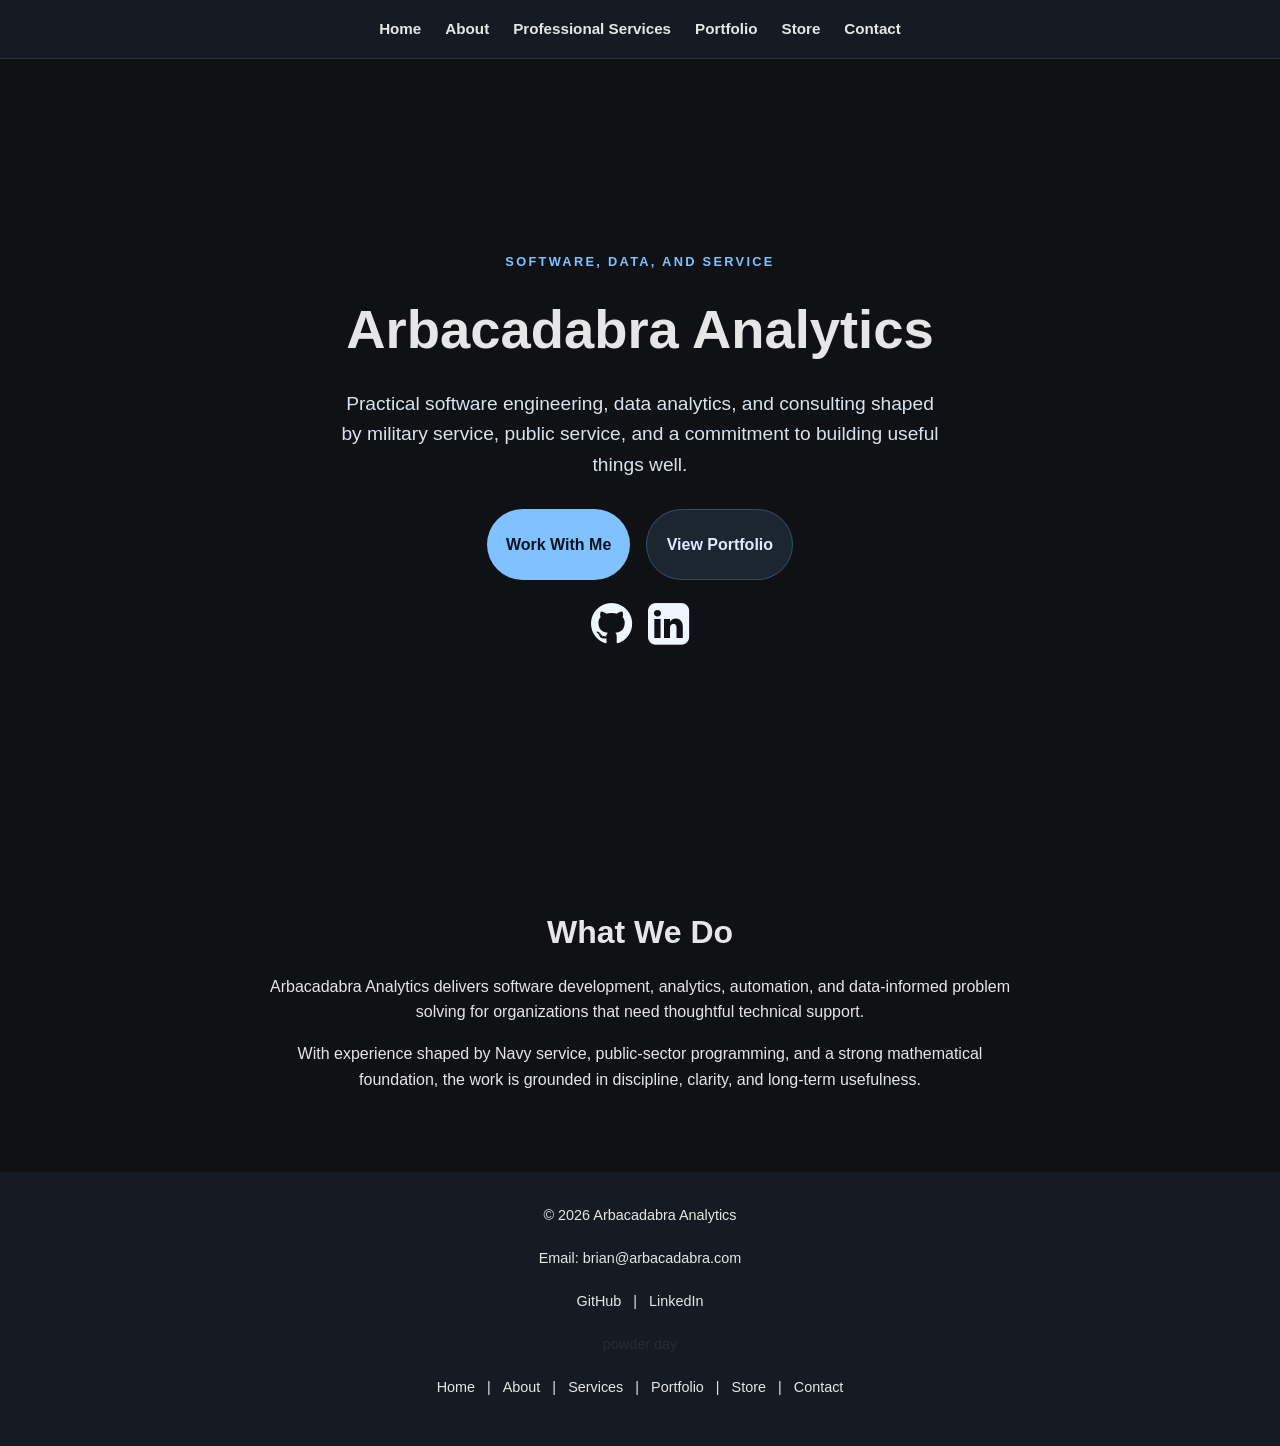
<file: index.html>
<!DOCTYPE html>
<html lang="en">
<head>
    <meta charset="UTF-8">
    <meta name="viewport" content="width=device-width, initial-scale=1.0">
    <title>Arbacadabra Analytics</title>
    <link rel="stylesheet" href="styles.css">
    <link rel="stylesheet" href="styles-index.css">
    <link rel="stylesheet" href="https://cdnjs.cloudflare.com/ajax/libs/font-awesome/4.7.0/css/font-awesome.min.css">
</head>
<body>

    <!-- Navigation -->
    <nav>
        <ul>
            <li><a href="index.html">Home</a></li>
            <li><a href="About/about.html">About</a></li>
            <li><a href="Services/services.html">Professional Services</a></li>
            <li><a href="Portfolio/portfolio.html">Portfolio</a></li>
            <li><a href="Store/store.html">Store</a></li>
            <li><a href="Contact/contact.html">Contact</a></li>
        </ul>
    </nav>

    <!-- Splash Section -->
    <header>
        <div class="hero-content">
            <p class="eyebrow">Software, Data, and Service</p>
            <h1>Arbacadabra Analytics</h1>
            <p class="hero-lead">
                Practical software engineering, data analytics, and consulting shaped by military service,
                public service, and a commitment to building useful things well.
            </p>
            <div class="hero-actions">
                <a class="button-primary" href="Contact/contact.html">Work With Me</a>
                <a class="button-secondary" href="Portfolio/portfolio.html">View Portfolio</a>
            </div>
            <div class="social-links">
                <a href="https://github.com/FryingpanSamurai" target="_blank" rel="noopener noreferrer"><i class="fa fa-github" style="font-size:48px"></i></a>
                <a href="https://www.linkedin.com/in/bpatricka" target="_blank" rel="noopener noreferrer"><i class="fa fa-linkedin-square" style="font-size:48px"></i></a>
            </div>
        </div>
    </header>

    <!-- About Section -->
    <section class="home-overview">
        <h2>What We Do</h2>
        <p>
            Arbacadabra Analytics delivers software development, analytics, automation, and data-informed problem solving
            for organizations that need thoughtful technical support.
        </p>
        <p>
            With experience shaped by Navy service, public-sector programming, and a strong mathematical foundation,
            the work is grounded in discipline, clarity, and long-term usefulness.
        </p>
    </section>

    <!-- Footer -->
    <footer>
        <p>&copy; 2026 Arbacadabra Analytics</p>
        <p>Email: brian@arbacadabra.com</p>
        <p>
            <a href="https://github.com/FryingpanSamurai" target="_blank" rel="noopener noreferrer">GitHub</a> |
            <a href="https://www.linkedin.com/in/bpatricka" target="_blank" rel="noopener noreferrer">LinkedIn</a>
        </p>
        <p class="footer-secret">
            <a href="Arcade/skifree.html" aria-label="Hidden ski game">powder day</a>
        </p>
        <p>
            <a href="index.html">Home</a> |
            <a href="About/about.html">About</a> |
            <a href="Services/services.html">Services</a> |
            <a href="Portfolio/portfolio.html">Portfolio</a> |
            <a href="Store/store.html">Store</a> |
            <a href="Contact/contact.html">Contact</a>
        </p>
    </footer>

</body>
</html>
</file>
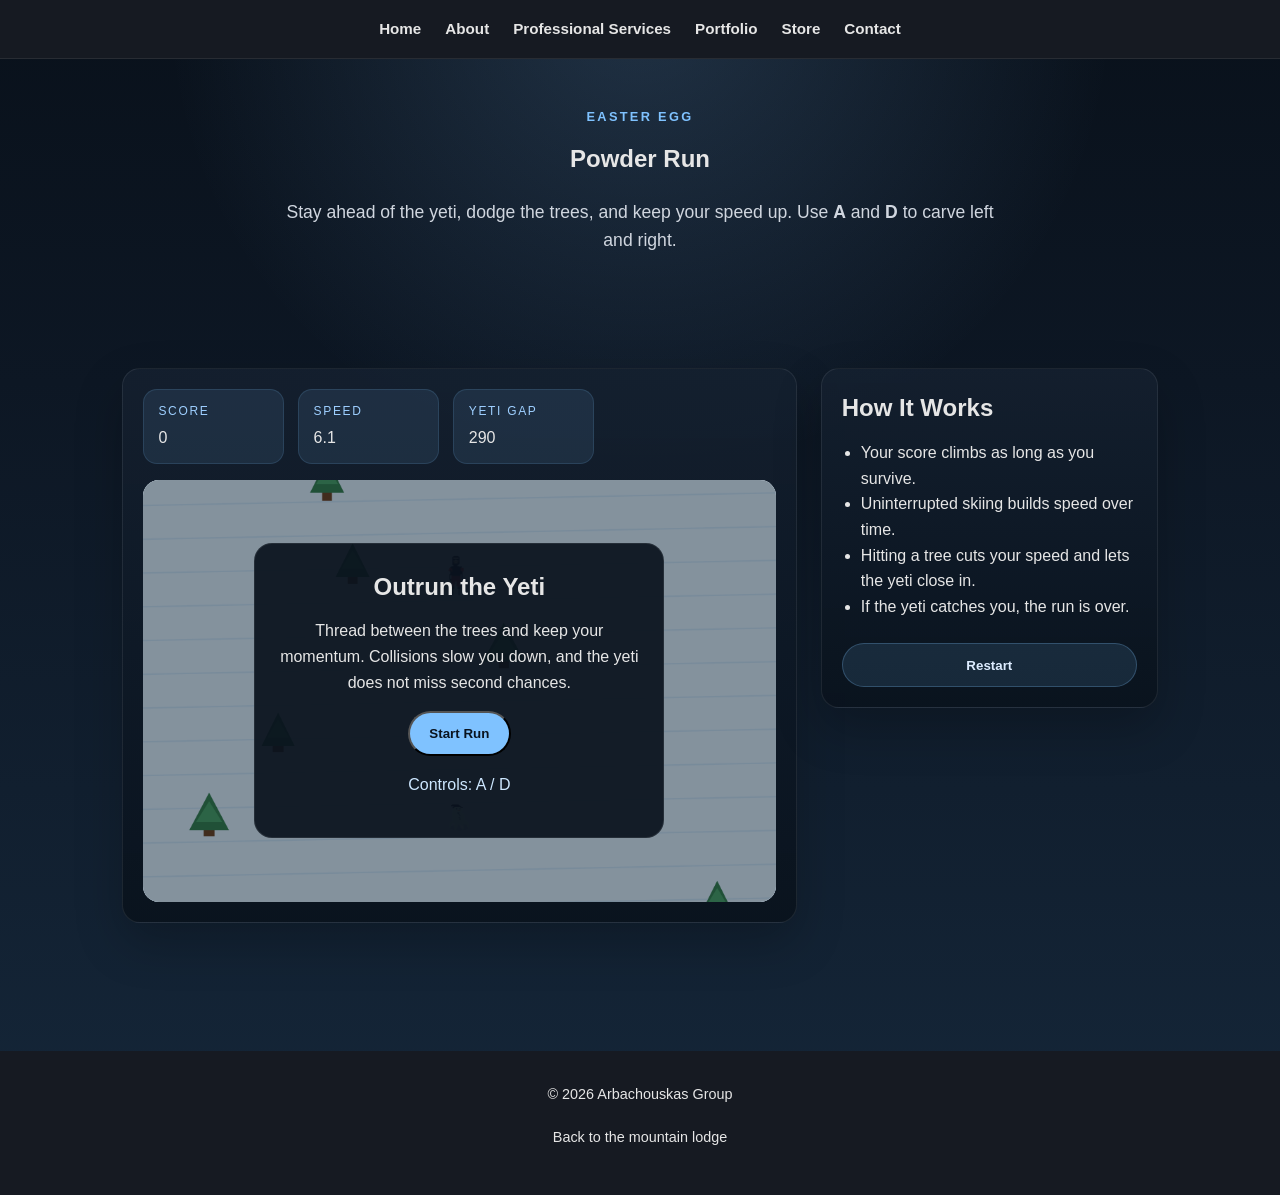
<file: Arcade/skifree.html>
<!DOCTYPE html>
<html lang="en">
<head>
    <meta charset="UTF-8">
    <meta name="viewport" content="width=device-width, initial-scale=1.0">
    <title>Powder Run</title>
    <link rel="stylesheet" href="../styles.css">
    <link rel="stylesheet" href="skifree.css">
</head>
<body class="arcade-body">
    <nav>
        <ul>
            <li><a href="../index.html">Home</a></li>
            <li><a href="../About/about.html">About</a></li>
            <li><a href="../Services/services.html">Professional Services</a></li>
            <li><a href="../Portfolio/portfolio.html">Portfolio</a></li>
            <li><a href="../Store/store.html">Store</a></li>
            <li><a href="../Contact/contact.html">Contact</a></li>
        </ul>
    </nav>

    <main class="page-shell arcade-shell">
        <section class="page-hero page-hero--compact arcade-hero">
            <p class="eyebrow">Easter Egg</p>
            <h1>Powder Run</h1>
            <p class="lead">
                Stay ahead of the yeti, dodge the trees, and keep your speed up.
                Use <strong>A</strong> and <strong>D</strong> to carve left and right.
            </p>
        </section>

        <section class="arcade-layout">
            <article class="arcade-panel arcade-panel--game">
                <div class="hud">
                    <div class="hud-stat">
                        <span class="hud-label">Score</span>
                        <span id="score">0</span>
                    </div>
                    <div class="hud-stat">
                        <span class="hud-label">Speed</span>
                        <span id="speed">0</span>
                    </div>
                    <div class="hud-stat">
                        <span class="hud-label">Yeti Gap</span>
                        <span id="gap">0</span>
                    </div>
                </div>

                <div class="canvas-wrap">
                    <canvas id="ski-game" width="900" height="600" aria-label="Powder Run game"></canvas>
                    <div id="overlay" class="overlay">
                        <div class="overlay-card">
                            <h2>Outrun the Yeti</h2>
                            <p>Carve downhill, thread between the trees, and keep your momentum. Collisions slow you down, and the yeti gets bolder when you lose speed.</p>
                            <button id="start-button" class="button-primary" type="button">Start Run</button>
                            <p class="overlay-hint">Controls: A / D</p>
                        </div>
                    </div>
                </div>
            </article>

            <aside class="arcade-panel arcade-panel--info">
                <h2>How It Works</h2>
                <ul class="feature-list">
                    <li>Your score climbs as long as you survive.</li>
                    <li>Uninterrupted skiing builds speed over time.</li>
                    <li>Hitting a tree cuts your speed and lets the yeti close in.</li>
                    <li>If the yeti catches you, the run is over.</li>
                </ul>
                <button id="restart-button" class="button-secondary" type="button">Restart</button>
            </aside>
        </section>
    </main>

    <footer>
        <p>&copy; 2026 Arbachouskas Group</p>
        <p><a href="../index.html">Back to the mountain lodge</a></p>
    </footer>

    <script src="skifree.js"></script>
</body>
</html>
</file>
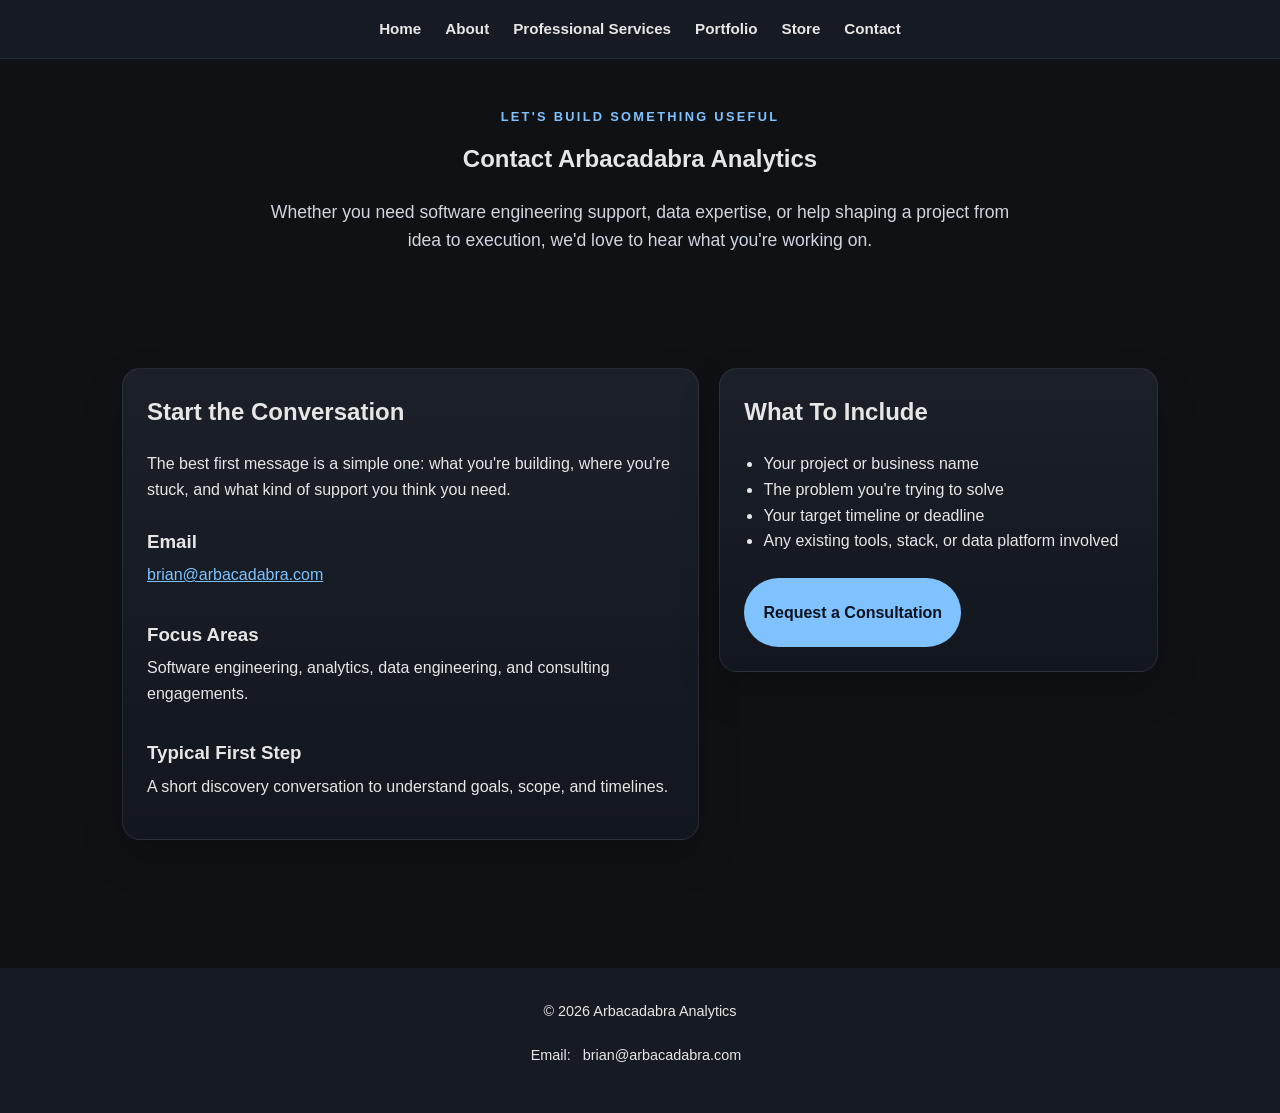
<file: Contact/contact.html>
<!-- contact.html -->
<!DOCTYPE html>
<html lang="en">
<head>
    <meta charset="UTF-8">
    <meta name="viewport" content="width=device-width, initial-scale=1.0">
    <title>Contact - Arbacadabra Analytics</title>
    <link rel="stylesheet" href="../styles.css">
</head>
<body>
    <nav>
        <ul>
            <li><a href="../index.html">Home</a></li>
            <li><a href="../About/about.html">About</a></li>
            <li><a href="../Services/services.html">Professional Services</a></li>
            <li><a href="../Portfolio/portfolio.html">Portfolio</a></li>
            <li><a href="../Store/store.html">Store</a></li>
            <li><a href="../Contact/contact.html">Contact</a></li>
        </ul>
    </nav>

    <main class="page-shell">
        <section class="page-hero page-hero--compact">
            <p class="eyebrow">Let's Build Something Useful</p>
            <h1>Contact Arbacadabra Analytics</h1>
            <p class="lead">
                Whether you need software engineering support, data expertise, or help shaping a project
                from idea to execution, we'd love to hear what you're working on.
            </p>
        </section>

        <section class="contact-layout">
            <article class="info-panel">
                <h2>Start the Conversation</h2>
                <p>
                    The best first message is a simple one: what you're building, where you're stuck,
                    and what kind of support you think you need.
                </p>
                <div class="contact-methods">
                    <div class="contact-method">
                        <h3>Email</h3>
                        <p><a href="mailto:brian@arbacadabra.com">brian@arbacadabra.com</a></p>
                    </div>
                    <div class="contact-method">
                        <h3>Focus Areas</h3>
                        <p>Software engineering, analytics, data engineering, and consulting engagements.</p>
                    </div>
                    <div class="contact-method">
                        <h3>Typical First Step</h3>
                        <p>A short discovery conversation to understand goals, scope, and timelines.</p>
                    </div>
                </div>
            </article>

            <article class="cta-panel">
                <h2>What To Include</h2>
                <ul class="feature-list">
                    <li>Your project or business name</li>
                    <li>The problem you're trying to solve</li>
                    <li>Your target timeline or deadline</li>
                    <li>Any existing tools, stack, or data platform involved</li>
                </ul>
                <a class="button-primary" href="mailto:brian@arbacadabra.com?subject=Project%20Inquiry%20for%20Arbacadabra%20Analytics">Request a Consultation</a>
            </article>
        </section>
    </main>

    <footer>
        <p>&copy; 2026 Arbacadabra Analytics</p>
        <p>Email: <a href="mailto:brian@arbacadabra.com">brian@arbacadabra.com</a></p>
    </footer>
</body>
</html>
</file>
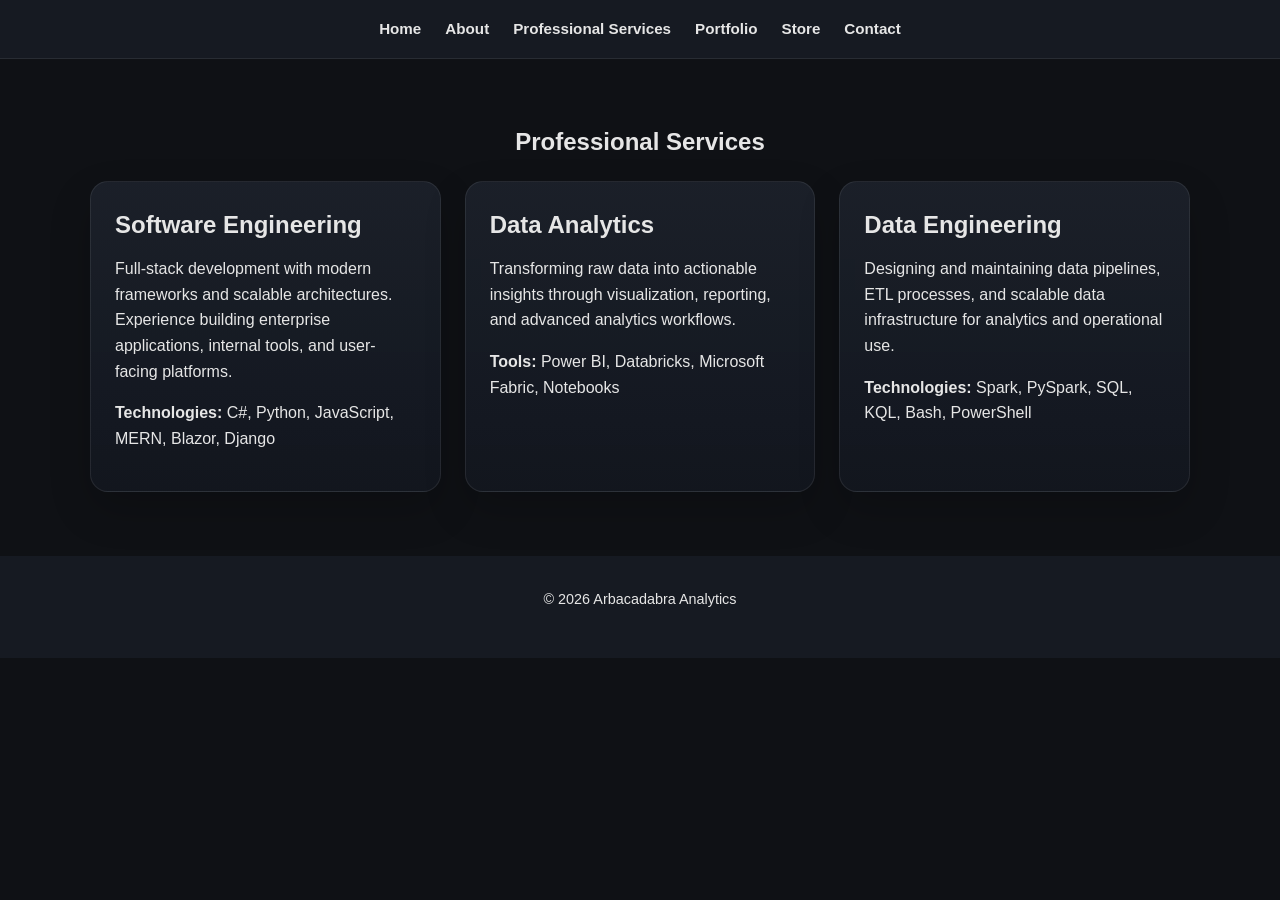
<file: Services/services.html>
<!-- services.html -->
<!DOCTYPE html>
<html lang="en">
<head>
    <meta charset="UTF-8">
    <meta name="viewport" content="width=device-width, initial-scale=1.0">
    <title>Services - Arbacadabra Analytics</title>
    <link rel="stylesheet" href="../styles.css">
</head>
<body>

    <nav>
        <ul>
            <li><a href="../index.html">Home</a></li>
            <li><a href="../About/about.html">About</a></li>
            <li><a href="../Services/services.html">Professional Services</a></li>
            <li><a href="../Portfolio/portfolio.html">Portfolio</a></li>
            <li><a href="../Store/store.html">Store</a></li>
            <li><a href="../Contact/contact.html">Contact</a></li>
        </ul>
    </nav>

    <section>
        <h1>Professional Services</h1>
        <div class="row">

            <div class="card">
                <h2>Software Engineering</h2>
                <p>
                    Full-stack development with modern frameworks and scalable architectures.
                    Experience building enterprise applications, internal tools, and user-facing platforms.
                </p>
                <p><strong>Technologies:</strong> C#, Python, JavaScript, MERN, Blazor, Django</p>
            </div>

            <div class="card">
                <h2>Data Analytics</h2>
                <p>
                    Transforming raw data into actionable insights through visualization,
                    reporting, and advanced analytics workflows.
                </p>
                <p><strong>Tools:</strong> Power BI, Databricks, Microsoft Fabric, Notebooks</p>
            </div>

            <div class="card">
                <h2>Data Engineering</h2>
                <p>
                    Designing and maintaining data pipelines, ETL processes, and scalable
                    data infrastructure for analytics and operational use.
                </p>
                <p><strong>Technologies:</strong> Spark, PySpark, SQL, KQL, Bash, PowerShell</p>
            </div>

        </div>
    </section>

    <footer>
        <p>&copy; 2026 Arbacadabra Analytics</p>
    </footer>

</body>
</html>
</file>
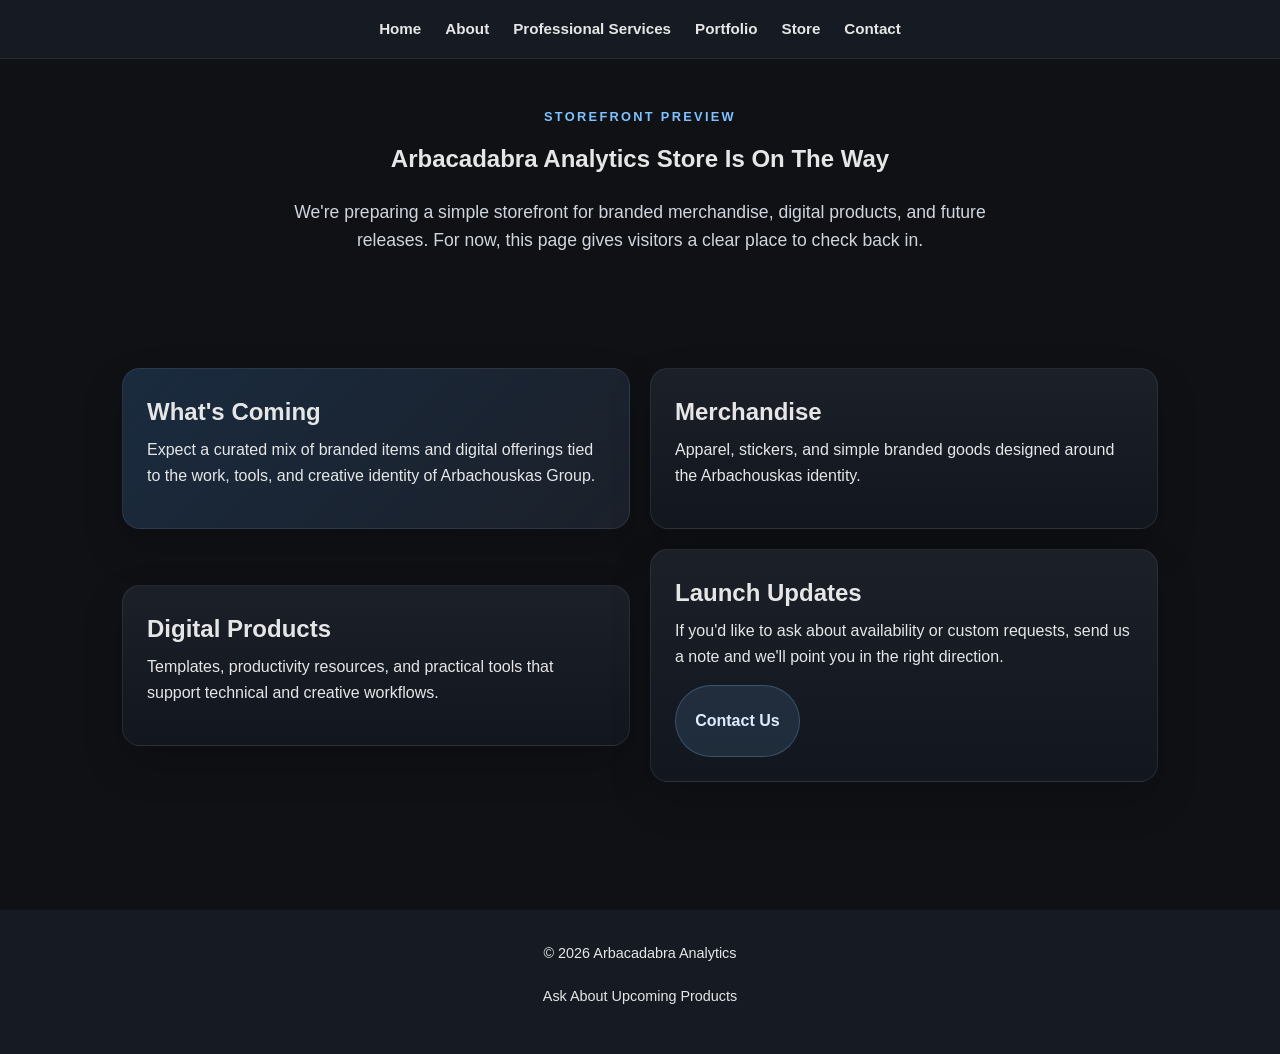
<file: Store/store.html>
<!-- store.html -->
<!DOCTYPE html>
<html lang="en">
<head>
    <meta charset="UTF-8">
    <meta name="viewport" content="width=device-width, initial-scale=1.0">
    <title>Store - Arbacadabra Analytics</title>
    <link rel="stylesheet" href="../styles.css">
</head>
<body>
    <nav>
        <ul>
            <li><a href="../index.html">Home</a></li>
            <li><a href="../About/about.html">About</a></li>
            <li><a href="../Services/services.html">Professional Services</a></li>
            <li><a href="../Portfolio/portfolio.html">Portfolio</a></li>
            <li><a href="../Store/store.html">Store</a></li>
            <li><a href="../Contact/contact.html">Contact</a></li>
        </ul>
    </nav>

    <main class="page-shell">
        <section class="page-hero page-hero--compact">
            <p class="eyebrow">Storefront Preview</p>
            <h1>Arbacadabra Analytics Store Is On The Way</h1>
            <p class="lead">
                We're preparing a simple storefront for branded merchandise, digital products, and future releases.
                For now, this page gives visitors a clear place to check back in.
            </p>
        </section>

        <section class="store-grid">
            <article class="store-card store-card--highlight">
                <h2>What's Coming</h2>
                <p>
                    Expect a curated mix of branded items and digital offerings tied to the work,
                    tools, and creative identity of Arbachouskas Group.
                </p>
            </article>

            <article class="store-card">
                <h2>Merchandise</h2>
                <p>Apparel, stickers, and simple branded goods designed around the Arbachouskas identity.</p>
            </article>

            <article class="store-card">
                <h2>Digital Products</h2>
                <p>Templates, productivity resources, and practical tools that support technical and creative workflows.</p>
            </article>

            <article class="store-card">
                <h2>Launch Updates</h2>
                <p>If you'd like to ask about availability or custom requests, send us a note and we'll point you in the right direction.</p>
                <a class="button-secondary" href="../Contact/contact.html">Contact Us</a>
            </article>
        </section>
    </main>

    <footer>
        <p>&copy; 2026 Arbacadabra Analytics</p>
        <p><a href="../Contact/contact.html">Ask About Upcoming Products</a></p>
    </footer>
</body>
</html>
</file>
<file: styles.css>
body {
    margin: 0;
    font-family: Arial, sans-serif;
    background-color: #0f1115;
    color: #e6e6e6;
    line-height: 1.6;
}

nav {
    display: flex;
    justify-content: center;
    background-color: #161a22;
    padding: 1rem;
    border-bottom: 1px solid rgba(255, 255, 255, 0.08);
}

nav ul {
    list-style: none;
    display: flex;
    flex-wrap: wrap;
    justify-content: center;
    gap: 0.75rem 1.5rem;
    padding: 0;
    margin: 0;
}

nav a {
    text-decoration: none;
    color: #e6e6e6;
    font-weight: bold;
    font-size: 0.95rem;
}

nav a:hover {
    color: #4da3ff;
}

a {
    color: #7fc2ff;
}

a:hover {
    color: #a9d6ff;
}

header {
    display: flex;
    flex-direction: column;
    justify-content: center;
    align-items: center;
    text-align: center;
    height: 80vh;
    padding: 2rem;
    background: linear-gradient(rgba(15,17,21,0.76), rgba(15,17,21,0.93)), url('https://upload.wikimedia.org/wikipedia/commons/1/15/ComputerProgrammer.jpg');
    background-size: cover;
    background-position: center;
}

.hero-content {
    max-width: 760px;
}

header h1 {
    font-size: 3.4rem;
    margin-bottom: 1rem;
}

header p {
    font-size: 1.2rem;
    max-width: 600px;
}

.hero-lead {
    margin: 0 auto;
    color: #d9e3ee;
}

.hero-actions,
.social-links {
    display: flex;
    flex-wrap: wrap;
    justify-content: center;
    gap: 0.9rem 1rem;
}

.hero-actions {
    margin-top: 1.75rem;
}

.social-links {
    margin-top: 1.25rem;
}

.social-links a {
    color: #f0f6ff;
    text-decoration: none;
    font-weight: 600;
}

.social-links a:hover {
    color: #7fc2ff;
}

section {
    display: flex;
    flex-direction: column;
    align-items: center;
    padding: 4rem 2rem;
    max-width: 1100px;
    margin: 0 auto;
}

h1,
h2,
h3,
p {
    margin-top: 0;
}

main {
    display: block;
}

.page-shell {
    max-width: 1100px;
    margin: 0 auto;
    padding: 0 1.25rem 4rem;
}

.page-hero {
    padding: 3rem 0 2rem;
    text-align: center;
}

.page-hero--compact {
    max-width: 760px;
    margin: 0 auto;
}

.eyebrow {
    color: #7fc2ff;
    text-transform: uppercase;
    letter-spacing: 0.18em;
    font-size: 0.8rem;
    font-weight: 700;
}

.lead {
    font-size: 1.1rem;
    color: #d0d6df;
}

.button-primary,
.button-secondary {
    display: inline-flex;
    align-items: center;
    justify-content: center;
    width: fit-content;
    min-height: 44px;
    padding: 0.8rem 1.2rem;
    border-radius: 999px;
    text-decoration: none;
    font-weight: 700;
    transition: background-color 0.2s ease, color 0.2s ease, transform 0.2s ease;
}

.button-primary {
    background-color: #7fc2ff;
    color: #09131f;
}

.button-primary:hover {
    background-color: #a9d6ff;
    color: #09131f;
    transform: translateY(-1px);
}

.button-secondary {
    background-color: rgba(127, 194, 255, 0.12);
    color: #ddecff;
    border: 1px solid rgba(127, 194, 255, 0.25);
}

.button-secondary:hover {
    background-color: rgba(127, 194, 255, 0.2);
}

.contact-layout,
.store-grid {
    display: grid;
    gap: 1.25rem;
}

.row {
    display: flex;
    flex-wrap: wrap;
    justify-content: center;
    gap: 1.5rem;
    width: 100%;
}

.contact-layout {
    grid-template-columns: 1.25fr 0.95fr;
    align-items: start;
}

.card,
.info-panel,
.cta-panel,
.store-card {
    background: linear-gradient(180deg, rgba(28, 33, 43, 0.92), rgba(19, 23, 31, 0.96));
    border: 1px solid rgba(255, 255, 255, 0.08);
    border-radius: 18px;
    padding: 1.5rem;
    box-shadow: 0 18px 42px rgba(0, 0, 0, 0.18);
}

.card {
    flex: 1 1 260px;
    max-width: 320px;
}

.card p {
    text-align: left;
}

.card h2,
.card h3 {
    margin-bottom: 0.75rem;
}

.contact-methods {
    display: grid;
    gap: 1rem;
    margin-top: 1.5rem;
}

.contact-method h3,
.store-card h2 {
    margin-bottom: 0.35rem;
}

.feature-list {
    padding-left: 1.2rem;
    margin: 0 0 1.5rem;
}

.store-grid {
    grid-template-columns: repeat(2, minmax(0, 1fr));
}

.store-card--highlight {
    background: linear-gradient(135deg, rgba(77, 163, 255, 0.18), rgba(28, 33, 43, 0.96));
}

footer {
    display: flex;
    flex-direction: column;
    align-items: center;
    background-color: #161a22;
    padding: 2rem 1rem;
    font-size: 0.9rem;
    text-align: center;
    gap: 0.35rem;
}

footer a {
    color: #e6e6e6;
    text-decoration: none;
    margin: 0 0.5rem;
}

footer a:hover {
    color: #4da3ff;
}

.footer-secret {
    opacity: 0.08;
    transition: opacity 0.2s ease;
}

.footer-secret:hover,
.footer-secret:focus-within {
    opacity: 0.6;
}

@media (max-width: 768px) {
    header {
        height: auto;
        min-height: 60vh;
        padding: 4rem 1.25rem;
    }

    header h1 {
        font-size: 2.4rem;
    }

    .hero-lead {
        font-size: 1.05rem;
    }

    section {
        padding: 3rem 1.25rem;
    }

    .contact-layout,
    .store-grid {
        grid-template-columns: 1fr;
    }
}

@media (max-width: 480px) {
    nav {
        padding: 0.9rem 0.75rem;
    }

    nav ul {
        gap: 0.65rem 1rem;
    }

    nav a {
        font-size: 0.9rem;
    }

    header h1 {
        font-size: 2rem;
    }

    .hero-actions,
    .social-links {
        flex-direction: column;
        align-items: stretch;
    }

    .page-shell {
        padding: 0 1rem 3rem;
    }

    .info-panel,
    .cta-panel,
    .store-card {
        padding: 1.2rem;
    }
}
</file>
<file: styles-index.css>
.home-overview {
    max-width: 760px;
 }

section h2 {
    margin-bottom: 1rem;
    font-size: 2rem;
}

section p {
    line-height: 1.6;
    text-align: center;
}
</file>
<file: Arcade/skifree.css>
.arcade-body {
    background:
        radial-gradient(circle at top, rgba(136, 196, 255, 0.18), transparent 35%),
        linear-gradient(180deg, #09111b 0%, #0d1724 32%, #15273a 100%);
}

.arcade-shell {
    padding-bottom: 4rem;
}

.arcade-hero {
    max-width: 720px;
}

.arcade-layout {
    display: grid;
    grid-template-columns: minmax(0, 1.6fr) minmax(260px, 0.8fr);
    gap: 1.5rem;
    align-items: start;
}

.arcade-panel {
    background: linear-gradient(180deg, rgba(20, 32, 47, 0.92), rgba(10, 19, 30, 0.97));
    border: 1px solid rgba(255, 255, 255, 0.08);
    border-radius: 18px;
    padding: 1.25rem;
    box-shadow: 0 20px 48px rgba(0, 0, 0, 0.22);
}

.hud {
    display: flex;
    flex-wrap: wrap;
    gap: 0.9rem;
    margin-bottom: 1rem;
}

.hud-stat {
    min-width: 110px;
    padding: 0.75rem 0.9rem;
    border-radius: 14px;
    background-color: rgba(127, 194, 255, 0.1);
    border: 1px solid rgba(127, 194, 255, 0.14);
}

.hud-label {
    display: block;
    font-size: 0.75rem;
    text-transform: uppercase;
    letter-spacing: 0.14em;
    color: #9ecfff;
    margin-bottom: 0.25rem;
}

.canvas-wrap {
    position: relative;
}

#ski-game {
    display: block;
    width: 100%;
    height: auto;
    aspect-ratio: 3 / 2;
    border-radius: 16px;
    background: linear-gradient(180deg, #eef8ff 0%, #d7edff 100%);
    box-shadow: inset 0 0 0 1px rgba(0, 0, 0, 0.06);
}

.overlay {
    position: absolute;
    inset: 0;
    display: flex;
    align-items: center;
    justify-content: center;
    padding: 1rem;
    background: rgba(7, 14, 22, 0.42);
    border-radius: 16px;
}

.overlay.is-hidden {
    display: none;
}

.overlay-card {
    max-width: 360px;
    text-align: center;
    padding: 1.5rem;
    border-radius: 18px;
    background: rgba(10, 19, 30, 0.92);
    border: 1px solid rgba(255, 255, 255, 0.08);
}

.overlay-card h2 {
    margin-bottom: 0.75rem;
}

.overlay-hint {
    margin-top: 1rem;
    color: #cde7ff;
}

.arcade-panel--info h2 {
    margin-bottom: 0.8rem;
}

.arcade-panel--info .feature-list {
    margin-bottom: 1.5rem;
}

#restart-button {
    width: 100%;
}

@media (max-width: 900px) {
    .arcade-layout {
        grid-template-columns: 1fr;
    }
}

@media (max-width: 480px) {
    .hud {
        gap: 0.7rem;
    }

    .hud-stat {
        flex: 1 1 100px;
    }

    .arcade-panel {
        padding: 1rem;
    }
}
</file>
